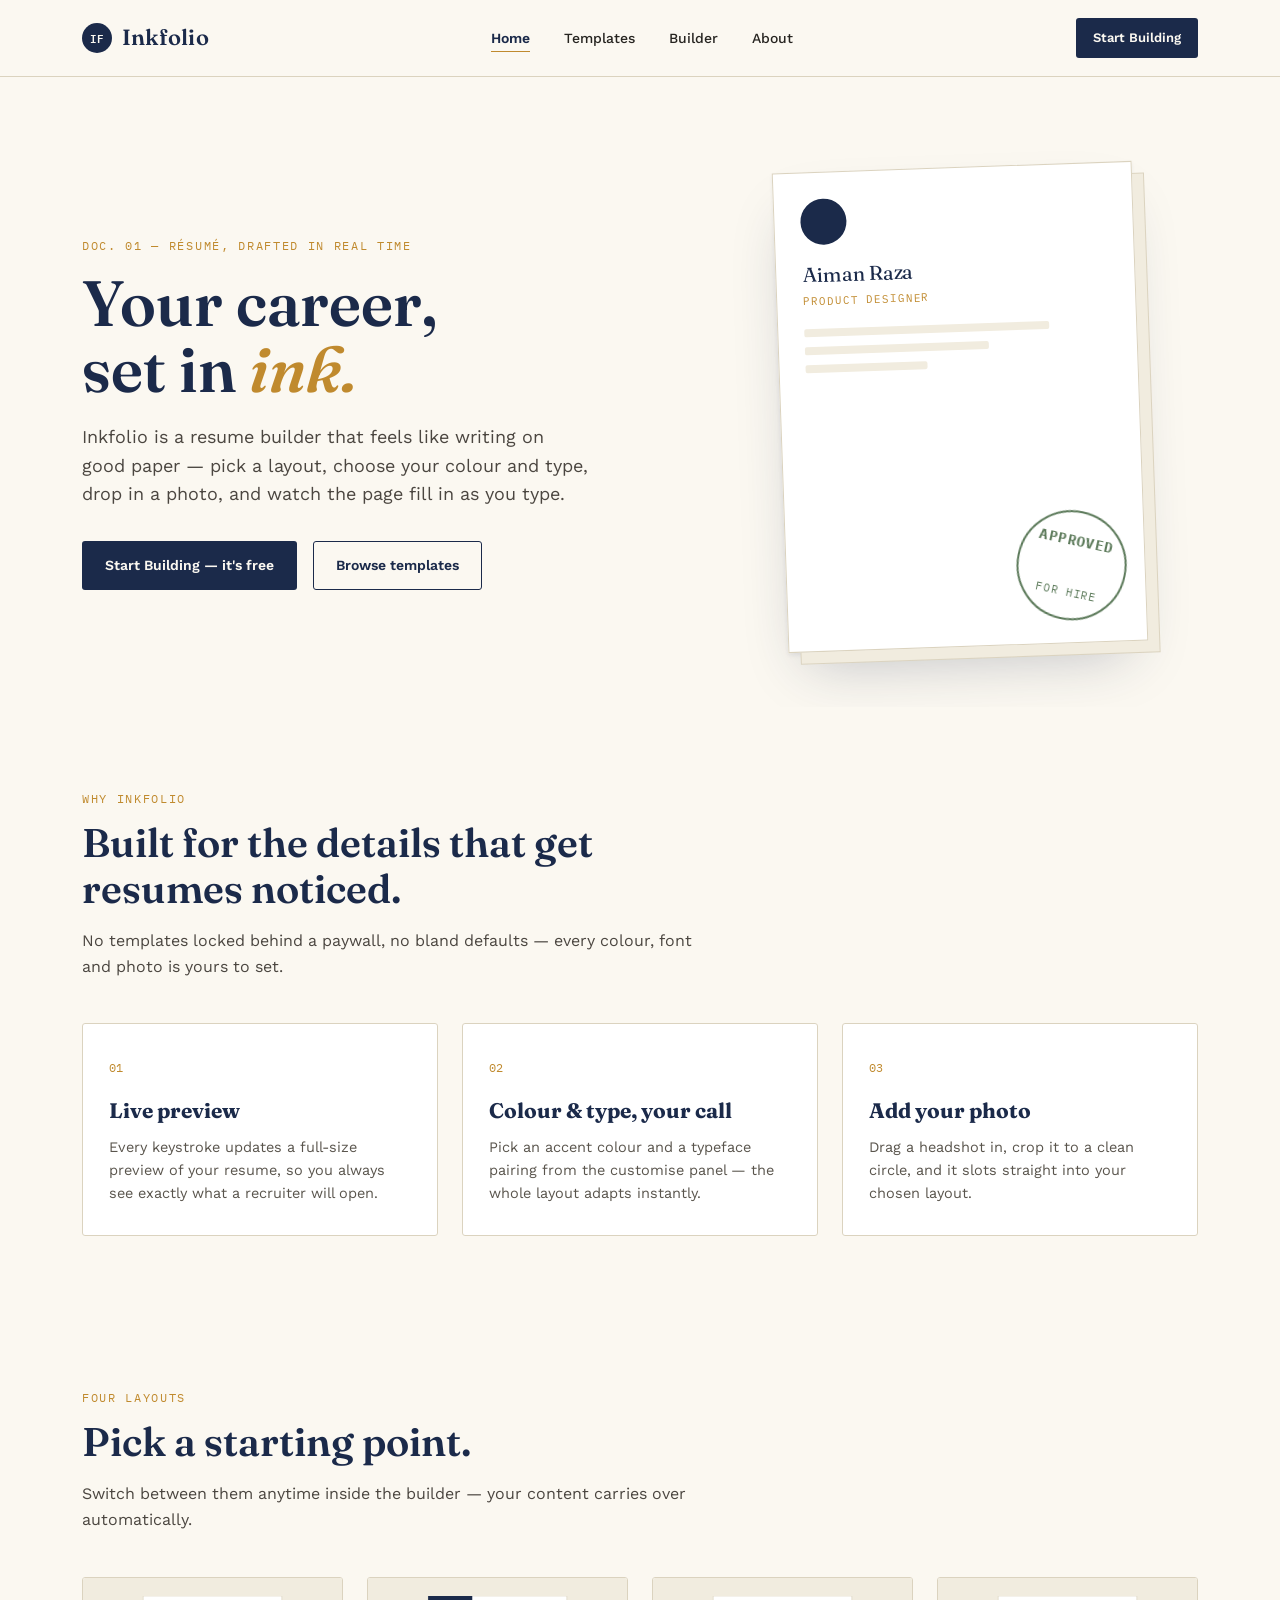
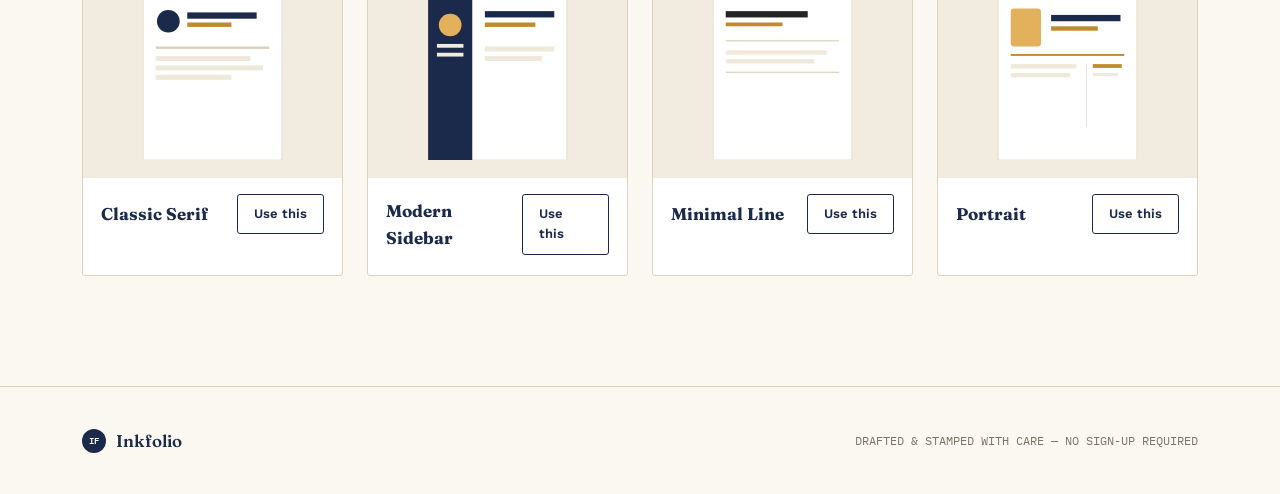
<file: index.html>
<!DOCTYPE html>
<html lang="en">
<head>
<meta charset="UTF-8">
<meta name="viewport" content="width=device-width, initial-scale=1.0">
<title>Inkfolio — Resume Builder</title>
<link rel="preconnect" href="https://fonts.googleapis.com">
<link href="https://fonts.googleapis.com/css2?family=Fraunces:ital,wght@0,500;0,600;1,500&family=Work+Sans:wght@400;500;600;700&family=IBM+Plex+Mono:wght@400;500&display=swap" rel="stylesheet">
<link rel="stylesheet" href="css/style.css">
</head>
<body>


<nav class="site-nav">
  <div class="wrap">
    <a href="index.html" class="brand"><span class="seal">IF</span> Inkfolio</a>
    <ul class="nav-links">
      <li><a href="index.html" class="active">Home</a></li>
      <li><a href="templates.html">Templates</a></li>
      <li><a href="builder.html">Builder</a></li>
      <li><a href="about.html">About</a></li>
    </ul>
    <div class="nav-cta">
      <a href="builder.html" class="btn btn-primary btn-sm">Start Building</a>
      <button class="nav-toggle" aria-label="Menu"><span></span><span></span><span></span></button>
    </div>
  </div>
</nav>

<header class="hero">
  <div class="wrap hero-grid">
    <div>
      <p class="eyebrow">Doc. 01 — Résumé, drafted in real time</p>
      <h1>Your career,<br>set in <em>ink.</em></h1>
      <p class="lede">Inkfolio is a resume builder that feels like writing on good paper — pick a layout, choose your colour and type, drop in a photo, and watch the page fill in as you type.</p>
      <div class="hero-actions">
        <a href="builder.html" class="btn btn-primary">Start Building — it's free</a>
        <a href="templates.html" class="btn btn-ghost">Browse templates</a>
      </div>
    </div>
    <div class="paper-mock">
      <div class="pm-avatar"></div>
      <div class="pm-name">Aiman Raza</div>
      <div class="pm-role">PRODUCT DESIGNER</div>
      <div class="pm-line w80"></div>
      <div class="pm-line w60"></div>
      <div class="pm-line w40"></div>
      <div class="stamp"><span>APPROVED</span>FOR HIRE</div>
    </div>
  </div>
</header>

<section class="wrap">
  <div class="section-head">
    <p class="eyebrow">Why Inkfolio</p>
    <h2>Built for the details that get resumes noticed.</h2>
    <p>No templates locked behind a paywall, no bland defaults — every colour, font and photo is yours to set.</p>
  </div>
  <div class="card-grid reveal-stagger">
    <div class="feature-card reveal-child">
      <span class="num">01</span>
      <h3>Live preview</h3>
      <p>Every keystroke updates a full-size preview of your resume, so you always see exactly what a recruiter will open.</p>
    </div>
    <div class="feature-card reveal-child">
      <span class="num">02</span>
      <h3>Colour &amp; type, your call</h3>
      <p>Pick an accent colour and a typeface pairing from the customise panel — the whole layout adapts instantly.</p>
    </div>
    <div class="feature-card reveal-child">
      <span class="num">03</span>
      <h3>Add your photo</h3>
      <p>Drag a headshot in, crop it to a clean circle, and it slots straight into your chosen layout.</p>
    </div>
  </div>
</section>

<section class="wrap">
  <div class="section-head">
    <p class="eyebrow">Four layouts</p>
    <h2>Pick a starting point.</h2>
    <p>Switch between them anytime inside the builder — your content carries over automatically.</p>
  </div>
  <div class="tpl-row four reveal-stagger">
    <div class="tpl-card reveal-child">
      <div class="tpl-thumb">
        <svg viewBox="0 0 220 260" width="100%" height="100%">
          <rect x="0" y="0" width="220" height="260" fill="#fff" stroke="#DBD3BF"/>
          <circle cx="40" cy="40" r="18" fill="#1B2A4A"/>
          <rect x="70" y="26" width="110" height="10" fill="#1B2A4A"/>
          <rect x="70" y="42" width="70" height="7" fill="#C08A2E"/>
          <rect x="20" y="80" width="180" height="4" fill="#DBD3BF"/>
          <rect x="20" y="95" width="150" height="8" fill="#EFE9DB"/>
          <rect x="20" y="110" width="170" height="8" fill="#EFE9DB"/>
          <rect x="20" y="125" width="120" height="8" fill="#EFE9DB"/>
        </svg>
      </div>
      <div class="tpl-info"><h4>Classic Serif</h4><a href="builder.html?template=classic" class="btn btn-ghost btn-sm">Use this</a></div>
    </div>
    <div class="tpl-card reveal-child">
      <div class="tpl-thumb">
        <svg viewBox="0 0 220 260" width="100%" height="100%">
          <rect x="0" y="0" width="220" height="260" fill="#fff" stroke="#DBD3BF"/>
          <rect x="0" y="0" width="70" height="260" fill="#1B2A4A"/>
          <circle cx="35" cy="46" r="18" fill="#E3B15C"/>
          <rect x="14" y="76" width="42" height="6" fill="#F1ECDF"/>
          <rect x="14" y="90" width="42" height="6" fill="#F1ECDF"/>
          <rect x="90" y="24" width="110" height="10" fill="#1B2A4A"/>
          <rect x="90" y="42" width="80" height="7" fill="#C08A2E"/>
          <rect x="90" y="80" width="110" height="8" fill="#EFE9DB"/>
          <rect x="90" y="95" width="90" height="8" fill="#EFE9DB"/>
        </svg>
      </div>
      <div class="tpl-info"><h4>Modern Sidebar</h4><a href="builder.html?template=modern" class="btn btn-ghost btn-sm">Use this</a></div>
    </div>
    <div class="tpl-card reveal-child">
      <div class="tpl-thumb">
        <svg viewBox="0 0 220 260" width="100%" height="100%">
          <rect x="0" y="0" width="220" height="260" fill="#fff" stroke="#DBD3BF"/>
          <rect x="20" y="24" width="130" height="10" fill="#262420"/>
          <rect x="20" y="42" width="90" height="6" fill="#C08A2E"/>
          <rect x="20" y="70" width="180" height="2" fill="#DBD3BF"/>
          <rect x="20" y="86" width="160" height="7" fill="#EFE9DB"/>
          <rect x="20" y="100" width="140" height="7" fill="#EFE9DB"/>
          <rect x="20" y="120" width="180" height="2" fill="#DBD3BF"/>
        </svg>
      </div>
      <div class="tpl-info"><h4>Minimal Line</h4><a href="builder.html?template=minimal" class="btn btn-ghost btn-sm">Use this</a></div>
    </div>
    <div class="tpl-card reveal-child">
      <div class="tpl-thumb">
        <svg viewBox="0 0 220 260" width="100%" height="100%">
          <rect x="0" y="0" width="220" height="260" fill="#fff" stroke="#DBD3BF"/>
          <rect x="20" y="20" width="48" height="60" rx="5" fill="#E3B15C"/>
          <rect x="84" y="30" width="110" height="10" fill="#1B2A4A"/>
          <rect x="84" y="48" width="74" height="7" fill="#C08A2E"/>
          <rect x="20" y="92" width="180" height="3" fill="#C08A2E"/>
          <rect x="20" y="108" width="104" height="7" fill="#EFE9DB"/>
          <rect x="20" y="122" width="94" height="7" fill="#EFE9DB"/>
          <rect x="140" y="108" width="1" height="100" fill="#DBD3BF"/>
          <rect x="150" y="108" width="46" height="6" fill="#C08A2E"/>
          <rect x="150" y="122" width="40" height="5" fill="#EFE9DB"/>
        </svg>
      </div>
      <div class="tpl-info"><h4>Portrait</h4><a href="builder.html?template=portrait" class="btn btn-ghost btn-sm">Use this</a></div>
    </div>
  </div>
</section>

<footer>
  <div class="wrap footer-row">
    <a href="index.html" class="brand" style="font-size:17px"><span class="seal" style="width:24px;height:24px;font-size:9px">IF</span> Inkfolio</a>
    <small>DRAFTED &amp; STAMPED WITH CARE — NO SIGN-UP REQUIRED</small>
  </div>
</footer>

<script src="js/script.js"></script>
</body>
</html>
</file>
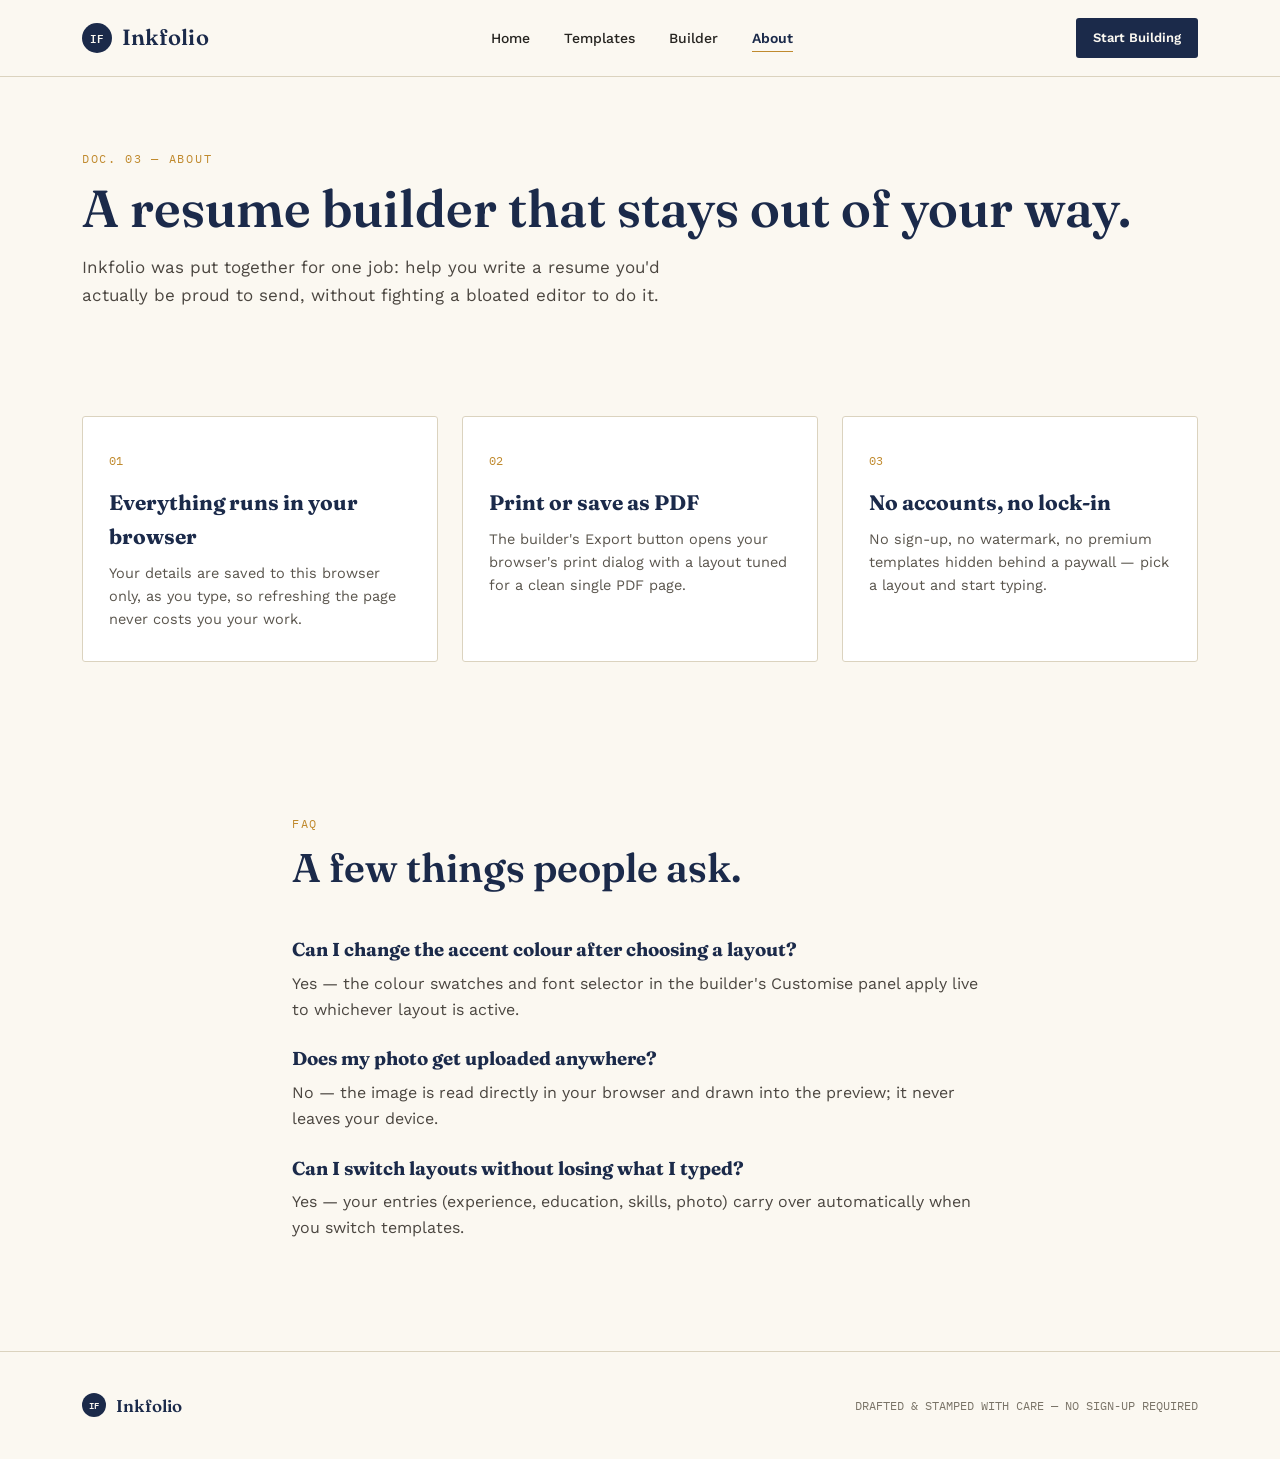
<file: about.html>
<!DOCTYPE html>
<html lang="en">
<head>
<meta charset="UTF-8">
<meta name="viewport" content="width=device-width, initial-scale=1.0">
<title>About — Inkfolio</title>
<link rel="preconnect" href="https://fonts.googleapis.com">
<link href="https://fonts.googleapis.com/css2?family=Fraunces:ital,wght@0,500;0,600;1,500&family=Work+Sans:wght@400;500;600;700&family=IBM+Plex+Mono:wght@400;500&display=swap" rel="stylesheet">
<link rel="stylesheet" href="css/style.css">
</head>
<body>

<nav class="site-nav">
  <div class="wrap">
    <a href="index.html" class="brand"><span class="seal">IF</span> Inkfolio</a>
    <ul class="nav-links">
      <li><a href="index.html">Home</a></li>
      <li><a href="templates.html">Templates</a></li>
      <li><a href="builder.html">Builder</a></li>
      <li><a href="about.html" class="active">About</a></li>
    </ul>
    <div class="nav-cta">
      <a href="builder.html" class="btn btn-primary btn-sm">Start Building</a>
      <button class="nav-toggle" aria-label="Menu"><span></span><span></span><span></span></button>
    </div>
  </div>
</nav>

<header class="page-hero wrap">
  <p class="eyebrow">Doc. 03 — About</p>
  <h1>A resume builder that stays out of your way.</h1>
  <p>Inkfolio was put together for one job: help you write a resume you'd actually be proud to send, without fighting a bloated editor to do it.</p>
</header>

<section class="wrap">
  <div class="card-grid reveal-stagger">
    <div class="feature-card reveal-child">
      <span class="num">01</span>
      <h3>Everything runs in your browser</h3>
      <p>Your details are saved to this browser only, as you type, so refreshing the page never costs you your work.</p>
    </div>
    <div class="feature-card reveal-child">
      <span class="num">02</span>
      <h3>Print or save as PDF</h3>
      <p>The builder's Export button opens your browser's print dialog with a layout tuned for a clean single PDF page.</p>
    </div>
    <div class="feature-card reveal-child">
      <span class="num">03</span>
      <h3>No accounts, no lock-in</h3>
      <p>No sign-up, no watermark, no premium templates hidden behind a paywall — pick a layout and start typing.</p>
    </div>
  </div>
</section>

<section class="wrap" style="max-width:760px">
  <div class="section-head">
    <p class="eyebrow">FAQ</p>
    <h2>A few things people ask.</h2>
  </div>
  <div class="reveal-stagger" style="display:grid;gap:22px">
    <div class="reveal-child">
      <h3 style="font-family:var(--font-display);color:var(--color-ink);margin:0 0 6px">Can I change the accent colour after choosing a layout?</h3>
      <p style="margin:0;color:#4b4640">Yes — the colour swatches and font selector in the builder's Customise panel apply live to whichever layout is active.</p>
    </div>
    <div class="reveal-child">
      <h3 style="font-family:var(--font-display);color:var(--color-ink);margin:0 0 6px">Does my photo get uploaded anywhere?</h3>
      <p style="margin:0;color:#4b4640">No — the image is read directly in your browser and drawn into the preview; it never leaves your device.</p>
    </div>
    <div class="reveal-child">
      <h3 style="font-family:var(--font-display);color:var(--color-ink);margin:0 0 6px">Can I switch layouts without losing what I typed?</h3>
      <p style="margin:0;color:#4b4640">Yes — your entries (experience, education, skills, photo) carry over automatically when you switch templates.</p>
    </div>
  </div>
</section>

<footer>
  <div class="wrap footer-row">
    <a href="index.html" class="brand" style="font-size:17px"><span class="seal" style="width:24px;height:24px;font-size:9px">IF</span> Inkfolio</a>
    <small>DRAFTED &amp; STAMPED WITH CARE — NO SIGN-UP REQUIRED</small>
  </div>
</footer>

<script src="js/script.js"></script>
</body>
</html>
</file>
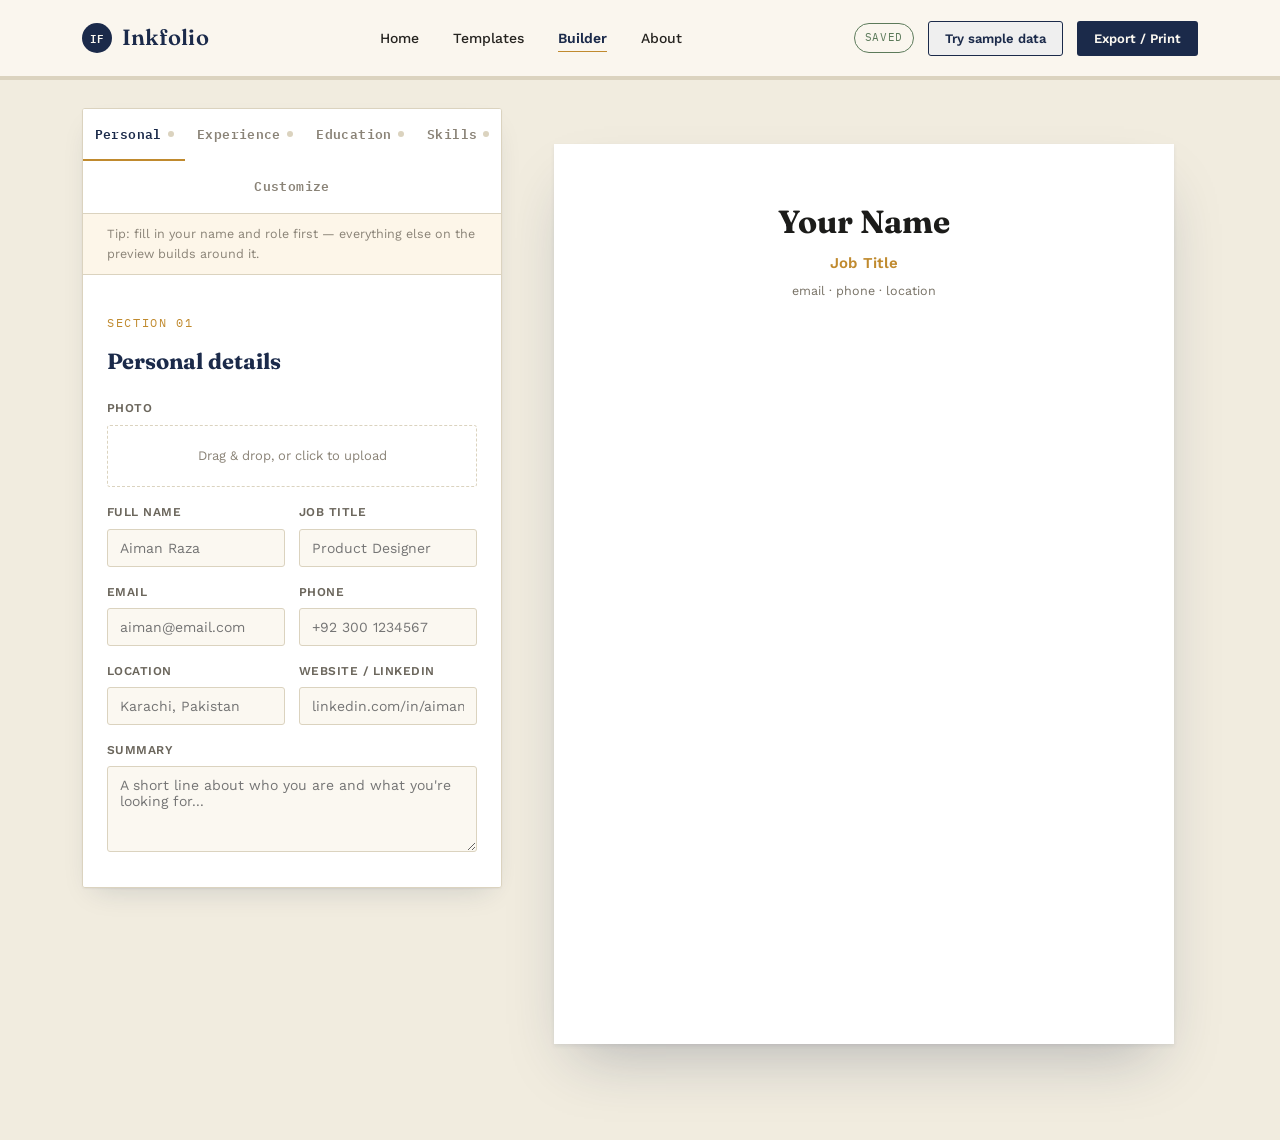
<file: builder.html>
<!DOCTYPE html>
<html lang="en">
<head>
<meta charset="UTF-8">
<meta name="viewport" content="width=device-width, initial-scale=1.0">
<title>Builder — Inkfolio</title>
<link rel="preconnect" href="https://fonts.googleapis.com">
<link href="https://fonts.googleapis.com/css2?family=Fraunces:ital,wght@0,500;0,600;1,500&family=Work+Sans:wght@400;500;600;700&family=IBM+Plex+Mono:wght@400;500&family=Playfair+Display:wght@500;600;700&family=Poppins:wght@400;500;600&family=Roboto+Slab:wght@400;500;600&family=Merriweather:wght@400;700&family=Space+Mono:wght@400;700&family=Lora:wght@400;500;600&family=Inter:wght@400;500;600;700&display=swap" rel="stylesheet">
<link rel="stylesheet" href="css/style.css">
<link rel="stylesheet" href="css/builder.css">
</head>
<body class="builder-body">

<nav class="site-nav">
  <div class="wrap">
    <a href="index.html" class="brand"><span class="seal">IF</span> Inkfolio</a>
    <ul class="nav-links">
      <li><a href="index.html">Home</a></li>
      <li><a href="templates.html">Templates</a></li>
      <li><a href="builder.html" class="active">Builder</a></li>
      <li><a href="about.html">About</a></li>
    </ul>
    <div class="nav-cta">
      <span class="autosave-tag" id="autosaveTag">Saved</span>
      <button class="btn btn-ghost btn-sm" id="sampleBtn">Try sample data</button>
      <button class="btn btn-primary btn-sm" id="exportBtn">Export / Print</button>
      <button class="nav-toggle" aria-label="Menu"><span></span><span></span><span></span></button>
    </div>
  </div>
  <div class="progress-rail no-print">
    <div class="progress-fill" id="progressFill"></div>
  </div>
</nav>

<main class="builder-shell wrap">

  <!-- ===================== LEFT: FORM ===================== -->
  <section class="form-panel no-print">

    <div class="tab-strip" role="tablist">
      <button class="tab-btn active" data-tab="personal">Personal<span class="tab-dot" data-dot="personal"></span></button>
      <button class="tab-btn" data-tab="experience">Experience<span class="tab-dot" data-dot="experience"></span></button>
      <button class="tab-btn" data-tab="education">Education<span class="tab-dot" data-dot="education"></span></button>
      <button class="tab-btn" data-tab="skills">Skills<span class="tab-dot" data-dot="skills"></span></button>
      <button class="tab-btn" data-tab="customize">Customize</button>
    </div>
    <p class="helper-hint" id="helperHint">Tip: fill in your name and role first — everything else on the preview builds around it.</p>

    <!-- PERSONAL -->
    <div class="tab-panel active" data-panel="personal">
      <p class="eyebrow">Section 01</p>
      <h2 class="panel-title">Personal details</h2>

      <div class="field">
        <span>Photo</span>
        <div class="photo-drop" id="photoDrop" role="button" tabindex="0" aria-label="Upload photo">
          <img id="photoPreviewImg" alt="" style="display:none">
          <span id="photoDropText">Drag &amp; drop, or click to upload</span>
          <input type="file" id="photoInput" accept="image/*" hidden>
        </div>
        <button type="button" class="link-btn" id="photoRemove" style="display:none">Remove photo</button>
      </div>

      <div class="field-row">
        <label class="field"><span>Full name</span><input type="text" id="fullName" placeholder="Aiman Raza"></label>
        <label class="field"><span>Job title</span><input type="text" id="jobTitle" placeholder="Product Designer"></label>
      </div>
      <div class="field-row">
        <label class="field"><span>Email</span><input type="email" id="email" placeholder="aiman@email.com"></label>
        <label class="field"><span>Phone</span><input type="text" id="phone" placeholder="+92 300 1234567"></label>
      </div>
      <div class="field-row">
        <label class="field"><span>Location</span><input type="text" id="location" placeholder="Karachi, Pakistan"></label>
        <label class="field"><span>Website / LinkedIn</span><input type="text" id="website" placeholder="linkedin.com/in/aiman"></label>
      </div>
      <label class="field">
        <span>Summary</span>
        <textarea id="summary" rows="4" placeholder="A short line about who you are and what you're looking for..."></textarea>
      </label>
    </div>

    <!-- EXPERIENCE -->
    <div class="tab-panel" data-panel="experience">
      <p class="eyebrow">Section 02</p>
      <h2 class="panel-title">Work experience</h2>
      <div id="experienceList" class="repeat-list"></div>
      <button type="button" class="btn btn-ghost btn-sm add-btn" id="addExperience">+ Add experience</button>
    </div>

    <!-- EDUCATION -->
    <div class="tab-panel" data-panel="education">
      <p class="eyebrow">Section 03</p>
      <h2 class="panel-title">Education</h2>
      <div id="educationList" class="repeat-list"></div>
      <button type="button" class="btn btn-ghost btn-sm add-btn" id="addEducation">+ Add education</button>
    </div>

    <!-- SKILLS -->
    <div class="tab-panel" data-panel="skills">
      <p class="eyebrow">Section 04</p>
      <h2 class="panel-title">Skills</h2>
      <label class="field">
        <span>Add a skill and press Enter</span>
        <input type="text" id="skillInput" placeholder="e.g. Figma, Negotiation, Python">
      </label>
      <div class="skill-tags" id="skillTags"></div>
    </div>

    <!-- CUSTOMIZE -->
    <div class="tab-panel" data-panel="customize">
      <p class="eyebrow">Section 05</p>
      <h2 class="panel-title">Customize</h2>

      <div class="field">
        <span>Layout</span>
        <div class="tpl-choice">
          <button type="button" class="tpl-opt active" data-template="classic">Classic Serif</button>
          <button type="button" class="tpl-opt" data-template="modern">Modern Sidebar</button>
          <button type="button" class="tpl-opt" data-template="minimal">Minimal Line</button>
          <button type="button" class="tpl-opt" data-template="portrait">Portrait (big photo)</button>
        </div>
      </div>

      <div class="field">
        <span>Accent colour</span>
        <div class="swatch-row" id="swatchRow">
          <button class="swatch active" style="--c:#C08A2E" data-color="#C08A2E" aria-label="Amber"></button>
          <button class="swatch" style="--c:#1B2A4A" data-color="#1B2A4A" aria-label="Navy"></button>
          <button class="swatch" style="--c:#5C7A5A" data-color="#5C7A5A" aria-label="Sage"></button>
          <button class="swatch" style="--c:#A6423D" data-color="#A6423D" aria-label="Brick"></button>
          <button class="swatch" style="--c:#6C5CE0" data-color="#6C5CE0" aria-label="Violet"></button>
          <button class="swatch" style="--c:#1E7F72" data-color="#1E7F72" aria-label="Teal"></button>
          <label class="swatch swatch-custom" aria-label="Custom colour">
            <input type="color" id="customColor" value="#c08a2e">
          </label>
        </div>
      </div>

      <div class="field">
        <span>Typeface</span>
        <select id="fontSelect">
          <option value="'Fraunces', serif" data-body="'Work Sans', sans-serif">Fraunces + Work Sans</option>
          <option value="'Playfair Display', serif" data-body="'Inter', sans-serif">Playfair Display + Inter</option>
          <option value="'Roboto Slab', serif" data-body="'Inter', sans-serif">Roboto Slab + Inter</option>
          <option value="'Merriweather', serif" data-body="'Work Sans', sans-serif">Merriweather + Work Sans</option>
          <option value="'Lora', serif" data-body="'Poppins', sans-serif">Lora + Poppins</option>
          <option value="'Space Mono', monospace" data-body="'Inter', sans-serif">Space Mono + Inter</option>
          <option value="'Poppins', sans-serif" data-body="'Poppins', sans-serif">All Poppins</option>
        </select>
      </div>

      <button type="button" class="btn btn-ghost btn-sm" id="resetBtn" style="margin-top:8px">Reset all content</button>
    </div>
  </section>

  <!-- ===================== RIGHT: PREVIEW ===================== -->
  <section class="preview-panel">
    <div class="preview-stage">
      <div id="resumePreview" class="resume tpl-classic" data-template="classic">

        <!-- CLASSIC / MINIMAL header -->
        <div class="r-header r-header-center">
          <img id="rPhoto1" class="r-photo" alt="" style="display:none">
          <button type="button" class="r-photo-slot no-print" id="rPhotoSlot" aria-label="Add photo"><span>+</span>Add photo</button>
          <div>
            <h1 id="rName1">Your Name</h1>
            <p class="r-role" id="rRole1">Job Title</p>
            <p class="r-contact" id="rContact1">email · phone · location</p>
          </div>
        </div>

        <div class="r-body">
          <!-- MODERN sidebar (only visible in modern template) -->
          <aside class="r-sidebar">
            <img id="rPhoto2" class="r-photo r-photo-lg" alt="" style="display:none">
            <h1 id="rName2">Your Name</h1>
            <p class="r-role" id="rRole2">Job Title</p>
            <div class="r-side-block">
              <h3>Contact</h3>
              <p id="rContact2">email<br>phone<br>location</p>
            </div>
            <div class="r-side-block">
              <h3>Skills</h3>
              <div class="r-skills" id="rSkillsSidebar"></div>
            </div>
          </aside>

          <div class="r-main">
            <div class="r-section" id="rSummarySection">
              <h3>Summary</h3>
              <p id="rSummary"></p>
            </div>

            <div class="r-section" id="rExperienceSection">
              <h3>Experience</h3>
              <div id="rExperience"></div>
            </div>

            <div class="r-section" id="rEducationSection">
              <h3>Education</h3>
              <div id="rEducation"></div>
            </div>

            <div class="r-section" id="rSkillsSection">
              <h3>Skills</h3>
              <div class="r-skills" id="rSkillsMain"></div>
            </div>
          </div>
        </div>
      </div>
    </div>
  </section>

</main>

<template id="experienceRowTpl">
  <div class="repeat-item" data-id="">
    <div class="field-row">
      <label class="field"><span>Role</span><input type="text" class="exp-role" placeholder="Product Designer"></label>
      <label class="field"><span>Company</span><input type="text" class="exp-company" placeholder="Studio Loop"></label>
    </div>
    <div class="field-row">
      <label class="field"><span>Dates</span><input type="text" class="exp-dates" placeholder="2022 — Present"></label>
      <label class="field"><span>Location</span><input type="text" class="exp-location" placeholder="Karachi, PK"></label>
    </div>
    <label class="field"><span>Description</span><textarea class="exp-desc" rows="3" placeholder="What did you own and ship?"></textarea></label>
    <button type="button" class="link-btn remove-btn">Remove</button>
  </div>
</template>

<template id="educationRowTpl">
  <div class="repeat-item" data-id="">
    <div class="field-row">
      <label class="field"><span>Degree</span><input type="text" class="edu-degree" placeholder="BS Computer Science"></label>
      <label class="field"><span>School</span><input type="text" class="edu-school" placeholder="NED University"></label>
    </div>
    <div class="field-row">
      <label class="field"><span>Dates</span><input type="text" class="edu-dates" placeholder="2019 — 2023"></label>
      <label class="field"><span>Notes</span><input type="text" class="edu-notes" placeholder="CGPA, honours..."></label>
    </div>
    <button type="button" class="link-btn remove-btn">Remove</button>
  </div>
</template>

<div id="toastHost" class="toast-host no-print" aria-live="polite"></div>

<script src="js/script.js"></script>
<script src="js/builder.js"></script>
</body>
</html>
</file>
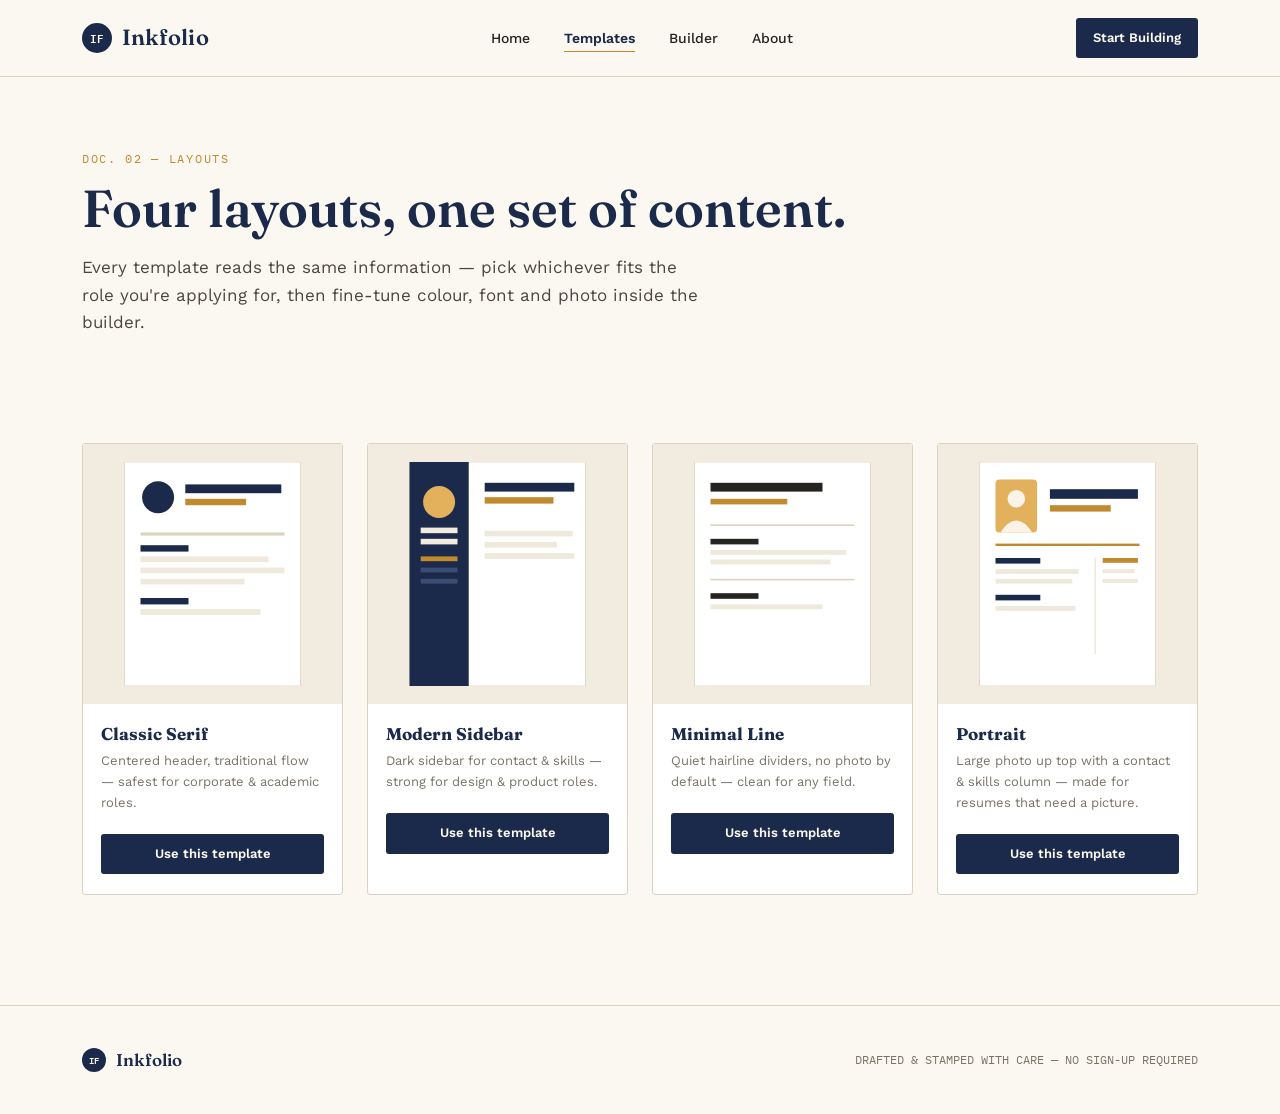
<file: templates.html>
<!DOCTYPE html>
<html lang="en">
<head>
<meta charset="UTF-8">
<meta name="viewport" content="width=device-width, initial-scale=1.0">
<title>Templates — Inkfolio</title>
<link rel="preconnect" href="https://fonts.googleapis.com">
<link href="https://fonts.googleapis.com/css2?family=Fraunces:ital,wght@0,500;0,600;1,500&family=Work+Sans:wght@400;500;600;700&family=IBM+Plex+Mono:wght@400;500&display=swap" rel="stylesheet">
<link rel="stylesheet" href="css/style.css">
</head>
<body>

<nav class="site-nav">
  <div class="wrap">
    <a href="index.html" class="brand"><span class="seal">IF</span> Inkfolio</a>
    <ul class="nav-links">
      <li><a href="index.html">Home</a></li>
      <li><a href="templates.html" class="active">Templates</a></li>
      <li><a href="builder.html">Builder</a></li>
      <li><a href="about.html">About</a></li>
    </ul>
    <div class="nav-cta">
      <a href="builder.html" class="btn btn-primary btn-sm">Start Building</a>
      <button class="nav-toggle" aria-label="Menu"><span></span><span></span><span></span></button>
    </div>
  </div>
</nav>

<header class="page-hero wrap">
  <p class="eyebrow">Doc. 02 — Layouts</p>
  <h1>Four layouts, one set of content.</h1>
  <p>Every template reads the same information — pick whichever fits the role you're applying for, then fine-tune colour, font and photo inside the builder.</p>
</header>

<section class="wrap">
  <div class="tpl-row four reveal-stagger">
    <div class="tpl-card reveal-child">
      <div class="tpl-thumb" style="height:260px">
        <svg viewBox="0 0 220 280" width="100%" height="100%">
          <rect x="0" y="0" width="220" height="280" fill="#fff" stroke="#DBD3BF"/>
          <circle cx="42" cy="44" r="20" fill="#1B2A4A"/>
          <rect x="76" y="28" width="120" height="11" fill="#1B2A4A"/>
          <rect x="76" y="46" width="76" height="8" fill="#C08A2E"/>
          <rect x="20" y="88" width="180" height="4" fill="#DBD3BF"/>
          <rect x="20" y="104" width="60" height="8" fill="#1B2A4A"/>
          <rect x="20" y="118" width="160" height="7" fill="#EFE9DB"/>
          <rect x="20" y="132" width="180" height="7" fill="#EFE9DB"/>
          <rect x="20" y="146" width="130" height="7" fill="#EFE9DB"/>
          <rect x="20" y="170" width="60" height="8" fill="#1B2A4A"/>
          <rect x="20" y="184" width="150" height="7" fill="#EFE9DB"/>
        </svg>
      </div>
      <div class="tpl-info">
        <div><h4>Classic Serif</h4><p style="font-size:13px;color:#7a7468;margin:4px 0 0">Centered header, traditional flow — safest for corporate &amp; academic roles.</p></div>
      </div>
      <div style="padding:0 18px 20px"><a href="builder.html?template=classic" class="btn btn-primary btn-sm" style="width:100%;justify-content:center">Use this template</a></div>
    </div>

    <div class="tpl-card reveal-child">
      <div class="tpl-thumb" style="height:260px">
        <svg viewBox="0 0 220 280" width="100%" height="100%">
          <rect x="0" y="0" width="220" height="280" fill="#fff" stroke="#DBD3BF"/>
          <rect x="0" y="0" width="74" height="280" fill="#1B2A4A"/>
          <circle cx="37" cy="50" r="20" fill="#E3B15C"/>
          <rect x="14" y="82" width="46" height="7" fill="#F1ECDF"/>
          <rect x="14" y="96" width="46" height="7" fill="#F1ECDF"/>
          <rect x="14" y="118" width="46" height="6" fill="#C08A2E"/>
          <rect x="14" y="132" width="46" height="6" fill="#3A4D74"/>
          <rect x="14" y="146" width="46" height="6" fill="#3A4D74"/>
          <rect x="94" y="26" width="112" height="11" fill="#1B2A4A"/>
          <rect x="94" y="44" width="86" height="8" fill="#C08A2E"/>
          <rect x="94" y="86" width="110" height="7" fill="#EFE9DB"/>
          <rect x="94" y="100" width="90" height="7" fill="#EFE9DB"/>
          <rect x="94" y="114" width="112" height="7" fill="#EFE9DB"/>
        </svg>
      </div>
      <div class="tpl-info">
        <div><h4>Modern Sidebar</h4><p style="font-size:13px;color:#7a7468;margin:4px 0 0">Dark sidebar for contact &amp; skills — strong for design &amp; product roles.</p></div>
      </div>
      <div style="padding:0 18px 20px"><a href="builder.html?template=modern" class="btn btn-primary btn-sm" style="width:100%;justify-content:center">Use this template</a></div>
    </div>

    <div class="tpl-card reveal-child">
      <div class="tpl-thumb" style="height:260px">
        <svg viewBox="0 0 220 280" width="100%" height="100%">
          <rect x="0" y="0" width="220" height="280" fill="#fff" stroke="#DBD3BF"/>
          <rect x="20" y="26" width="140" height="11" fill="#262420"/>
          <rect x="20" y="46" width="96" height="7" fill="#C08A2E"/>
          <rect x="20" y="78" width="180" height="2" fill="#DBD3BF"/>
          <rect x="20" y="96" width="60" height="7" fill="#262420"/>
          <rect x="20" y="110" width="170" height="6" fill="#EFE9DB"/>
          <rect x="20" y="122" width="150" height="6" fill="#EFE9DB"/>
          <rect x="20" y="146" width="180" height="2" fill="#DBD3BF"/>
          <rect x="20" y="164" width="60" height="7" fill="#262420"/>
          <rect x="20" y="178" width="140" height="6" fill="#EFE9DB"/>
        </svg>
      </div>
      <div class="tpl-info">
        <div><h4>Minimal Line</h4><p style="font-size:13px;color:#7a7468;margin:4px 0 0">Quiet hairline dividers, no photo by default — clean for any field.</p></div>
      </div>
      <div style="padding:0 18px 20px"><a href="builder.html?template=minimal" class="btn btn-primary btn-sm" style="width:100%;justify-content:center">Use this template</a></div>
    </div>

    <div class="tpl-card reveal-child">
      <div class="tpl-thumb" style="height:260px">
        <svg viewBox="0 0 220 280" width="100%" height="100%">
          <rect x="0" y="0" width="220" height="280" fill="#fff" stroke="#DBD3BF"/>
          <rect x="20" y="22" width="52" height="66" rx="5" fill="#E3B15C"/>
          <circle cx="46" cy="46" r="11" fill="#fff" opacity=".85"/>
          <path d="M26 88 Q46 58 66 88 Z" fill="#fff" opacity=".85"/>
          <rect x="88" y="34" width="110" height="12" fill="#1B2A4A"/>
          <rect x="88" y="54" width="76" height="8" fill="#C08A2E"/>
          <rect x="20" y="102" width="180" height="3" fill="#C08A2E"/>
          <rect x="20" y="120" width="56" height="7" fill="#1B2A4A"/>
          <rect x="20" y="134" width="104" height="6" fill="#EFE9DB"/>
          <rect x="20" y="146" width="96" height="6" fill="#EFE9DB"/>
          <rect x="20" y="166" width="56" height="7" fill="#1B2A4A"/>
          <rect x="20" y="180" width="100" height="6" fill="#EFE9DB"/>
          <rect x="144" y="120" width="1" height="120" fill="#DBD3BF"/>
          <rect x="154" y="120" width="44" height="6" fill="#C08A2E"/>
          <rect x="154" y="134" width="40" height="5" fill="#EFE9DB"/>
          <rect x="154" y="146" width="44" height="5" fill="#EFE9DB"/>
        </svg>
      </div>
      <div class="tpl-info">
        <div><h4>Portrait</h4><p style="font-size:13px;color:#7a7468;margin:4px 0 0">Large photo up top with a contact &amp; skills column — made for resumes that need a picture.</p></div>
      </div>
      <div style="padding:0 18px 20px"><a href="builder.html?template=portrait" class="btn btn-primary btn-sm" style="width:100%;justify-content:center">Use this template</a></div>
    </div>
  </div>
</section>

<footer>
  <div class="wrap footer-row">
    <a href="index.html" class="brand" style="font-size:17px"><span class="seal" style="width:24px;height:24px;font-size:9px">IF</span> Inkfolio</a>
    <small>DRAFTED &amp; STAMPED WITH CARE — NO SIGN-UP REQUIRED</small>
  </div>
</footer>

<script src="js/script.js"></script>
</body>
</html>
</file>
<file: css/style.css>
/* ==========================================================================
   INKFOLIO — shared design system
   Palette: ink navy / paper cream / amber ink accent / sage
   Type: Fraunces (display) + Work Sans (body) + IBM Plex Mono (utility)
   ========================================================================== */

:root{
  --color-ink:      #1B2A4A;
  --color-ink-2:    #0F1B32;
  --color-paper:    #FBF8F1;
  --color-paper-2:  #F1ECDF;
  --color-accent:   #C08A2E;
  --color-accent-2: #E3B15C;
  --color-sage:     #5C7A5A;
  --color-charcoal: #262420;
  --color-line:     #DBD3BF;
  --color-white:    #FFFFFF;

  --font-display: 'Fraunces', serif;
  --font-body: 'Work Sans', sans-serif;
  --font-mono: 'IBM Plex Mono', monospace;

  --radius: 3px;
  --shadow-paper: 0 1px 2px rgba(27,42,74,.06), 0 12px 28px -12px rgba(27,42,74,.18);
  --shadow-paper-lg: 0 2px 4px rgba(27,42,74,.08), 0 30px 60px -20px rgba(27,42,74,.28);
}

*,*::before,*::after{ box-sizing:border-box; }
html{ scroll-behavior:smooth; }
body{
  margin:0;
  background:var(--color-paper);
  color:var(--color-charcoal);
  font-family:var(--font-body);
  font-size:16px;
  line-height:1.6;
  -webkit-font-smoothing:antialiased;
}

img{ max-width:100%; display:block; }
a{ color:inherit; text-decoration:none; }
ul{ margin:0; padding:0; list-style:none; }
button{ font-family:inherit; cursor:pointer; }

::selection{ background:var(--color-accent-2); color:var(--color-ink-2); }

/* focus visibility */
a:focus-visible, button:focus-visible, input:focus-visible, textarea:focus-visible, select:focus-visible{
  outline:2px solid var(--color-accent);
  outline-offset:3px;
}

.wrap{ max-width:1180px; margin-inline:auto; padding-inline:32px; }
@media (max-width:640px){ .wrap{ padding-inline:20px; } }

.eyebrow{
  font-family:var(--font-mono);
  font-size:12px;
  letter-spacing:.14em;
  text-transform:uppercase;
  color:var(--color-accent);
}

/* ---------------- custom ink-nib cursor ---------------- */
/* Native cursor is hidden ONLY while the JS cursor is actually running. */
html.has-ink-cursor, html.has-ink-cursor *{ cursor:none !important; }
/* over text fields / selects: give the real cursor back (I-beam etc.) */
html.has-ink-cursor.ink-native, html.has-ink-cursor.ink-native *{ cursor:auto !important; }

#ink-cursor, #ink-cursor-dot{
  position:fixed; top:0; left:0; pointer-events:none;
  opacity:0; transition:opacity .15s ease;
  will-change:transform;
}
#ink-cursor{ width:26px; height:26px; z-index:9999; margin:-22px 0 0 -4px; } /* nib tip = real pointer */
#ink-cursor svg{
  display:block; transform-origin:4px 22px;
  transition:transform .15s cubic-bezier(.2,.9,.3,1.3);
}
#ink-cursor-dot{
  width:5px; height:5px; margin:-2.5px 0 0 -2.5px; border-radius:50%;
  background:var(--color-accent); z-index:9998;
}
html.ink-visible:not(.ink-native) #ink-cursor{ opacity:1; }
html.ink-visible:not(.ink-native) #ink-cursor-dot{ opacity:.55; }
html.ink-pointer #ink-cursor svg{ transform:scale(1.25) rotate(-8deg); }
html.ink-down #ink-cursor svg{ transform:scale(.88) rotate(4deg); }

.ink-trail-dot{
  position:fixed; width:4px; height:4px; border-radius:50%;
  background:var(--color-accent-2); pointer-events:none; z-index:9997;
  animation:ink-fade .6s ease-out forwards;
}
@keyframes ink-fade{ to{ opacity:0; transform:scale(.3); } }
@media print{ #ink-cursor, #ink-cursor-dot, .ink-trail-dot{ display:none !important; } }

/* ---------------- nav ---------------- */
.site-nav{
  position:sticky; top:0; z-index:500;
  background:rgba(251,248,241,.88);
  backdrop-filter:blur(8px);
  border-bottom:1px solid var(--color-line);
}
.site-nav .wrap{
  display:flex; align-items:center; justify-content:space-between;
  height:76px;
}
.brand{
  font-family:var(--font-display);
  font-weight:600; font-size:22px; letter-spacing:.01em;
  display:flex; align-items:center; gap:10px;
  color:var(--color-ink);
}
.brand .seal{
  width:30px; height:30px; border-radius:50%;
  background:var(--color-ink);
  display:grid; place-items:center;
  color:var(--color-paper); font-family:var(--font-mono); font-size:11px;
}
.nav-links{ display:flex; gap:34px; align-items:center; }
.nav-links a{
  font-size:14px; font-weight:500; color:var(--color-charcoal);
  position:relative; padding:6px 0;
}
.nav-links a::after{
  content:""; position:absolute; left:0; right:0; bottom:0; height:1px;
  background:var(--color-accent); transform:scaleX(0); transform-origin:left;
  transition:transform .25s ease;
}
.nav-links a:hover::after, .nav-links a.active::after{ transform:scaleX(1); }
.nav-links a.active{ color:var(--color-ink); font-weight:600; }
.btn{
  display:inline-flex; align-items:center; gap:8px;
  padding:12px 22px; border-radius:var(--radius);
  font-size:14px; font-weight:600; border:1px solid transparent;
  transition:transform .18s ease, box-shadow .18s ease, background .18s ease;
}
.btn-primary{ background:var(--color-ink); color:var(--color-paper); }
.btn-primary:hover{ background:var(--color-ink-2); transform:translateY(-2px); box-shadow:var(--shadow-paper); }
.btn-ghost{ border-color:var(--color-ink); color:var(--color-ink); }
.btn-ghost:hover{ background:var(--color-ink); color:var(--color-paper); }
.btn-sm{ padding:9px 16px; font-size:13px; }
.nav-cta{ display:flex; align-items:center; gap:14px; }
.nav-toggle{ display:none; }

@media (max-width:820px){
  .nav-links{
    position:fixed; inset:76px 0 auto 0; background:var(--color-paper);
    flex-direction:column; padding:24px 28px; gap:18px;
    border-bottom:1px solid var(--color-line);
    transform:translateY(-130%); transition:transform .3s ease;
  }
  .nav-links.open{ transform:translateY(0); }
  .nav-toggle{
    display:block; background:none; border:1px solid var(--color-line);
    width:42px; height:42px; border-radius:var(--radius);
  }
  .nav-toggle span{ display:block; width:18px; height:2px; background:var(--color-ink); margin:3px auto; }
}

/* ---------------- hero ---------------- */
.hero{
  padding:90px 0 60px;
  position:relative; overflow:hidden;
}
.hero-grid{
  display:grid; grid-template-columns:1.1fr .9fr; gap:60px; align-items:center;
}
@media (max-width:900px){ .hero-grid{ grid-template-columns:1fr; } }
.hero h1{
  font-family:var(--font-display);
  font-weight:600;
  font-size:clamp(38px,5.2vw,64px);
  line-height:1.04;
  margin:14px 0 20px;
  color:var(--color-ink);
}
.hero h1 em{ font-style:italic; color:var(--color-accent); }
.hero p.lede{
  font-size:18px; color:#4b4640; max-width:46ch; margin:0 0 32px;
}
.hero-actions{ display:flex; gap:16px; flex-wrap:wrap; }

/* stamp / paper mock in hero */
.paper-mock{
  position:relative; background:var(--color-white);
  border:1px solid var(--color-line);
  box-shadow:12px 12px 0 -1px var(--color-paper-2), 12px 12px 0 0 var(--color-line), var(--shadow-paper-lg);
  aspect-ratio:210/280; width:100%; max-width:360px; margin:0 auto;
  padding:26px 26px; transform:rotate(-2deg);
}
.pm-line{ height:8px; background:var(--color-paper-2); border-radius:2px; margin-bottom:10px; }
.pm-line.w60{ width:60%; } .pm-line.w80{ width:80%; } .pm-line.w40{ width:40%; }
.pm-avatar{ width:46px; height:46px; border-radius:50%; background:var(--color-ink); margin-bottom:14px; }
.pm-name{ font-family:var(--font-display); font-size:20px; color:var(--color-ink); margin-bottom:2px; }
.pm-role{ font-family:var(--font-mono); font-size:11px; color:var(--color-accent); letter-spacing:.08em; margin-bottom:18px; }

.stamp{
  position:absolute; right:18px; bottom:22px;
  width:110px; height:110px; border-radius:50%;
  border:2.5px solid var(--color-sage);
  color:var(--color-sage);
  display:grid; place-items:center;
  transform:rotate(14deg) scale(0);
  font-family:var(--font-mono); font-size:11px; text-align:center; letter-spacing:.06em;
  opacity:0;
}
.stamp span{ display:block; font-size:14px; font-weight:700; letter-spacing:.1em; }
.stamp.stamped{
  animation:stamp-hit .5s cubic-bezier(.2,1.4,.4,1) forwards;
}
@keyframes stamp-hit{
  0%{ transform:rotate(14deg) scale(2.4); opacity:0; }
  60%{ transform:rotate(14deg) scale(.92); opacity:1; }
  100%{ transform:rotate(14deg) scale(1); opacity:1; }
}

/* ---------------- sections / cards ---------------- */
section{ padding-block:70px; }
.section-head{ max-width:640px; margin:0 0 44px; }
.section-head h2{
  font-family:var(--font-display); font-weight:600; line-height:1.15;
  font-size:clamp(28px,3.4vw,40px); color:var(--color-ink); margin:12px 0 12px;
}
.section-head p:not(.eyebrow){ color:#4b4640; font-size:16px; }

.card-grid{ display:grid; grid-template-columns:repeat(3,1fr); gap:24px; }
@media (max-width:900px){ .card-grid{ grid-template-columns:1fr; } }
.feature-card{
  background:var(--color-white); border:1px solid var(--color-line);
  padding:30px 26px; border-radius:var(--radius);
  transition:transform .2s ease, box-shadow .2s ease;
}
.feature-card:hover{ transform:translateY(-5px); box-shadow:var(--shadow-paper); }
.feature-card .num{ font-family:var(--font-mono); font-size:12px; color:var(--color-accent); }
.feature-card h3{ font-family:var(--font-display); font-size:21px; margin:14px 0 8px; color:var(--color-ink); }
.feature-card p{ font-size:14.5px; color:#5a554d; margin:0; }

/* template preview mini cards on home */
.tpl-row{ display:grid; grid-template-columns:repeat(3,1fr); gap:24px; }
@media (max-width:900px){ .tpl-row{ grid-template-columns:1fr; } }
.tpl-card{
  border:1px solid var(--color-line); background:var(--color-white);
  overflow:hidden; border-radius:var(--radius);
  transition:transform .2s ease, box-shadow .2s ease;
}
.tpl-card:hover{ transform:translateY(-5px); box-shadow:var(--shadow-paper); }
.tpl-thumb{ height:200px; padding:18px; background:var(--color-paper-2); }
.tpl-card .tpl-info{ padding:16px 18px 20px; display:flex; align-items:center; justify-content:space-between; }
.tpl-card h4{ font-family:var(--font-display); font-size:17px; margin:0; color:var(--color-ink); }

/* four-up variant (templates page + home) */
.tpl-row.four{ grid-template-columns:repeat(4,1fr); }
@media (max-width:1000px){ .tpl-row.four{ grid-template-columns:repeat(2,1fr); } }
@media (max-width:560px){ .tpl-row.four{ grid-template-columns:1fr; } }

/* footer */
footer{
  border-top:1px solid var(--color-line); padding:40px 0; margin-top:40px;
}
.footer-row{ display:flex; justify-content:space-between; align-items:center; flex-wrap:wrap; gap:16px; }
footer small{ font-family:var(--font-mono); font-size:12px; color:#7a7468; }

/* ---------------- page load fade ---------------- */
body{ animation:page-in .5s ease both; }
@keyframes page-in{ from{ opacity:0; transform:translateY(10px); } to{ opacity:1; transform:none; } }

/* ---------------- scroll reveal ---------------- */
.reveal{ opacity:0; transform:translateY(26px); transition:opacity .7s cubic-bezier(.2,.7,.2,1), transform .7s cubic-bezier(.2,.7,.2,1); }
.reveal.in-view{ opacity:1; transform:none; }
.reveal-stagger.in-view .reveal-child{ opacity:1; transform:none; }
.reveal-child{ opacity:0; transform:translateY(22px); transition:opacity .6s ease, transform .6s ease; }
.reveal-child:nth-child(1){ transition-delay:.02s; }
.reveal-child:nth-child(2){ transition-delay:.12s; }
.reveal-child:nth-child(3){ transition-delay:.22s; }
.reveal-child:nth-child(4){ transition-delay:.32s; }
@media (prefers-reduced-motion: reduce){
  body, .reveal, .reveal-child{ animation:none !important; transition:none !important; opacity:1 !important; transform:none !important; }
}

/* ---------------- button ripple ---------------- */
.btn{ position:relative; overflow:hidden; }
.btn .ripple{
  position:absolute; border-radius:50%; background:rgba(255,255,255,.55);
  transform:scale(0); animation:ripple-out .55s ease-out forwards; pointer-events:none;
}
.btn-ghost .ripple{ background:rgba(27,42,74,.18); }
@keyframes ripple-out{ to{ transform:scale(2.6); opacity:0; } }

/* ---------------- scroll-to-top ---------------- */
.to-top{
  position:fixed; right:22px; bottom:22px; width:44px; height:44px; border-radius:50%;
  background:var(--color-ink); color:var(--color-paper); border:none; display:grid; place-items:center;
  box-shadow:var(--shadow-paper); opacity:0; pointer-events:none; transform:translateY(10px) scale(.85);
  transition:opacity .25s ease, transform .25s ease; z-index:400;
}
.to-top.show{ opacity:1; pointer-events:auto; transform:none; }
.to-top:hover{ background:var(--color-ink-2); }

/* hover lift for feature/template cards already present; add gentle icon bounce */
.feature-card .num{ display:inline-block; transition:transform .25s ease; }
.feature-card:hover .num{ transform:translateX(4px); }

/* generic page hero (about/templates) */
.page-hero{ padding-block:60px 20px; }
.page-hero h1{
  font-family:var(--font-display); font-weight:600; line-height:1.1; color:var(--color-ink);
  font-size:clamp(32px,4.5vw,52px); margin:12px 0 14px;
}
.page-hero p:not(.eyebrow){ max-width:56ch; color:#4b4640; font-size:17px; }
</file>
<file: css/builder.css>
/* ==========================================================================
   INKFOLIO — builder app styles
   ========================================================================== */

.builder-body{ background:var(--color-paper-2); }

.autosave-tag{
  font-family:var(--font-mono); font-size:11px; letter-spacing:.06em;
  color:var(--color-sage); border:1px solid var(--color-sage);
  padding:5px 10px; border-radius:20px; text-transform:uppercase;
  transition:opacity .2s ease, color .2s ease, border-color .2s ease;
}
.autosave-tag.pulse{ animation:tag-pulse .5s ease; }
@keyframes tag-pulse{ 0%{ transform:scale(1); } 40%{ transform:scale(1.12); } 100%{ transform:scale(1); } }

/* ---------- progress rail ---------- */
.progress-rail{
  height:3px; width:100%; background:var(--color-line); overflow:hidden;
}
.progress-fill{
  height:100%; width:0%; background:linear-gradient(90deg, var(--color-accent), var(--color-accent-2));
  transition:width .5s cubic-bezier(.2,.8,.2,1);
}

/* ---------- tab dots + hint ---------- */
.tab-btn{ position:relative; display:flex; align-items:center; justify-content:center; gap:6px; }
.tab-dot{
  width:6px; height:6px; border-radius:50%; background:var(--color-line);
  transition:background .25s ease, transform .25s ease;
}
.tab-dot.filled{ background:var(--color-sage); transform:scale(1.2); }
.helper-hint{
  margin:0; padding:10px 24px; font-size:12.5px; color:#8a8377;
  background:#fdf6e9; border-bottom:1px solid var(--color-line);
  transition:opacity .3s ease;
}

.form-panel, .preview-panel{ padding-block:0; }

.builder-shell{
  display:grid; grid-template-columns:420px 1fr; gap:28px;
  padding-top:28px; padding-bottom:60px; align-items:start;
}
@media (max-width:1000px){
  .builder-shell{ grid-template-columns:1fr; }
}

/* ---------- form panel ---------- */
.form-panel{
  background:var(--color-white); border:1px solid var(--color-line);
  border-radius:var(--radius); box-shadow:var(--shadow-paper);
  position:sticky; top:96px; max-height:calc(100vh - 120px);
  overflow-y:auto;
}
@media (max-width:1000px){ .form-panel{ position:static; max-height:none; } }

.tab-strip{
  display:flex; flex-wrap:wrap; border-bottom:1px solid var(--color-line);
  position:sticky; top:0; background:var(--color-white); z-index:5;
}
.tab-btn{
  flex:1 1 auto; background:none; border:none; padding:14px 10px;
  font-size:12.5px; font-weight:600; font-family:var(--font-mono);
  letter-spacing:.03em; color:#8a8377; border-bottom:2px solid transparent;
  transition:color .18s ease, border-color .18s ease;
}
.tab-btn:hover{ color:var(--color-ink); }
.tab-btn.active{ color:var(--color-ink); border-bottom-color:var(--color-accent); }

.tab-panel{ display:none; padding:26px 24px 30px; }
.tab-panel.active{ display:block; animation:panel-in .25s ease; }
@keyframes panel-in{ from{ opacity:0; transform:translateY(6px);} to{ opacity:1; transform:none;} }

.panel-title{ font-family:var(--font-display); color:var(--color-ink); font-size:22px; margin:6px 0 20px; }

.field{ display:block; margin-bottom:16px; }
.field > span{ display:block; font-size:12px; font-weight:600; color:#6b665c; margin-bottom:6px; text-transform:uppercase; letter-spacing:.04em; }
.field-row{ display:grid; grid-template-columns:1fr 1fr; gap:14px; }
@media (max-width:480px){ .field-row{ grid-template-columns:1fr; } }

input[type="text"], input[type="email"], textarea, select{
  width:100%; border:1px solid var(--color-line); border-radius:var(--radius);
  padding:10px 12px; font-family:var(--font-body); font-size:14px; color:var(--color-charcoal);
  background:var(--color-paper); transition:border-color .18s ease, box-shadow .18s ease;
}
input:focus, textarea:focus, select:focus{
  border-color:var(--color-accent); outline:none; box-shadow:0 0 0 3px rgba(192,138,46,.15);
}
textarea{ resize:vertical; font-family:inherit; }

.photo-drop{
  border:1.5px dashed var(--color-line); border-radius:var(--radius);
  padding:20px; text-align:center; font-size:13px; color:#8a8377;
  cursor:pointer; transition:border-color .2s ease, background .2s ease;
}
.photo-drop:hover, .photo-drop.drag{ border-color:var(--color-accent); background:#fdf6e9; }
.photo-drop img{ width:64px; height:64px; border-radius:50%; object-fit:cover; margin:0 auto 10px; }
.link-btn{
  background:none; border:none; color:var(--color-accent); font-size:12.5px;
  font-weight:600; padding:6px 0; text-decoration:underline; text-underline-offset:3px;
}

.repeat-list{ display:flex; flex-direction:column; gap:16px; margin-bottom:16px; }
.repeat-item{
  border:1px solid var(--color-line); border-radius:var(--radius);
  padding:16px 16px 8px; background:var(--color-paper);
  position:relative; animation:panel-in .2s ease;
}
.add-btn{ width:100%; justify-content:center; }

.skill-tags{ display:flex; flex-wrap:wrap; gap:8px; margin-top:10px; }
.skill-tag{
  display:inline-flex; align-items:center; gap:8px;
  background:var(--color-paper-2); border:1px solid var(--color-line);
  padding:6px 10px 6px 12px; border-radius:20px; font-size:13px;
  animation:tag-in .25s cubic-bezier(.3,1.3,.5,1) both;
}
@keyframes tag-in{ from{ opacity:0; transform:scale(.7); } to{ opacity:1; transform:scale(1); } }
.skill-tag button{ background:none; border:none; color:#8a8377; font-size:14px; line-height:1; }
.skill-tag button:hover{ color:#A6423D; }

.tpl-choice{ display:flex; flex-direction:column; gap:8px; }
.tpl-opt{
  text-align:left; padding:10px 14px; border:1px solid var(--color-line);
  border-radius:var(--radius); background:var(--color-paper); font-size:13.5px; font-weight:600;
  color:var(--color-charcoal); transition:border-color .18s ease, background .18s ease;
}
.tpl-opt.active{ border-color:var(--color-ink); background:var(--color-white); color:var(--color-ink); }
.tpl-opt.active::before{ content:"● "; color:var(--color-accent); }

.swatch-row{ display:flex; flex-wrap:wrap; gap:10px; align-items:center; }
.swatch{
  width:30px; height:30px; border-radius:50%; border:2px solid transparent;
  background:var(--c); cursor:pointer; position:relative;
}
.swatch{ transition:transform .18s ease; }
.swatch:hover{ transform:scale(1.12); }
.swatch.active{ border-color:var(--color-ink); box-shadow:0 0 0 2px var(--color-white) inset; animation:swatch-pop .3s ease; }
@keyframes swatch-pop{ 0%{ transform:scale(.7); } 60%{ transform:scale(1.2); } 100%{ transform:scale(1); } }
.swatch-custom{
  width:30px; height:30px; border-radius:50%; overflow:hidden; border:1px dashed var(--color-line);
  display:grid; place-items:center; background:conic-gradient(from 90deg,#C08A2E,#5C7A5A,#1B2A4A,#A6423D,#C08A2E);
}
.swatch-custom input{ opacity:0; width:100%; height:100%; cursor:pointer; }

/* ---------- preview panel ---------- */
.preview-panel{ min-width:0; }
.preview-stage{
  background:var(--color-paper-2); border-radius:var(--radius);
  padding:36px 24px; display:flex; justify-content:center;
}

.resume{
  --accent: var(--color-accent);
  --font-d: var(--font-display);
  --font-b: var(--font-body);
  width:100%; max-width:680px; min-height:900px; background:#fff;
  box-shadow:var(--shadow-paper-lg); font-family:var(--font-b);
  color:#2c2a26; padding:52px 54px;
  transition:opacity .22s ease, transform .22s ease;
}
.resume.switching{ opacity:0; transform:translateY(8px) scale(.99); }
.resume h1{ font-family:var(--font-d); font-size:32px; margin:0 0 4px; color:#1c1c1a; }
.resume .r-role{ font-weight:600; color:var(--accent); margin:0 0 6px; font-size:15px; letter-spacing:.02em; }
.resume .r-contact{ font-size:12.5px; color:#777165; margin:0; }
.resume h3{
  font-family:var(--font-mono); font-size:11.5px; text-transform:uppercase; letter-spacing:.1em;
  color:var(--accent); border-bottom:1px solid #e6e0d2; padding-bottom:6px; margin:0 0 12px;
}
.resume .r-section{ margin-bottom:22px; }
.resume .r-section p{ margin:0 0 8px; font-size:13.5px; line-height:1.65; color:#43403a; }

.r-photo{ width:66px; height:66px; border-radius:50%; object-fit:cover; object-position:center 25%; }
.r-photo-lg{ width:88px; height:88px; margin-bottom:16px; }

.exp-item, .edu-item{ margin-bottom:14px; }
.exp-item .row1, .edu-item .row1{ display:flex; justify-content:space-between; gap:10px; font-size:14px; font-weight:600; color:#1c1c1a; }
.exp-item .row2, .edu-item .row2{ display:flex; justify-content:space-between; gap:10px; font-size:12px; color:#8a8377; margin:2px 0 6px; font-style:italic; }
.exp-item p{ font-size:13.3px; color:#4b473f; margin:0; line-height:1.6; }

.r-skills{ display:flex; flex-wrap:wrap; gap:7px; }
.r-skills span{
  font-size:11.5px; padding:5px 10px; border-radius:20px; border:1px solid #e6e0d2; color:#4b473f;
}

/* --- header layouts --- */
.r-header{ display:flex; gap:20px; align-items:center; margin-bottom:26px; }
.r-header-center{ justify-content:center; text-align:center; flex-direction:column; }
.r-header-center h1{ text-align:center; }

.r-body{ display:block; }
.r-sidebar{ display:none; }

/* ===================== CLASSIC ===================== */
.tpl-classic .r-header-center{ display:flex; }
.tpl-classic .r-sidebar{ display:none; }
.tpl-classic .r-main{ width:100%; }

/* ===================== MODERN ===================== */
.tpl-modern{ padding:0; overflow:hidden; }
.tpl-modern .r-header-center{ display:none; }
.tpl-modern .r-body{ display:grid; grid-template-columns:220px 1fr; min-height:900px; }
.tpl-modern .r-sidebar{
  display:block; background:#1B2A4A; color:#f2efe6; padding:40px 26px;
}
.tpl-modern .r-sidebar h1{ color:#fff; font-size:22px; }
.tpl-modern .r-sidebar .r-role{ color:var(--accent); }
.tpl-modern .r-sidebar .r-contact{ color:#c9d0dd; font-size:12px; }
.tpl-modern .r-side-block{ margin-top:24px; }
.tpl-modern .r-side-block h3{ color:var(--accent); border-bottom-color:rgba(255,255,255,.18); }
.tpl-modern .r-side-block p{ color:#dfe3ec; font-size:12.5px; line-height:1.7; }
.tpl-modern .r-side-block .r-skills span{ border-color:rgba(255,255,255,.25); color:#eef0f6; }
.tpl-modern .r-main{ padding:40px 34px; }
.tpl-modern #rSkillsSection{ display:none !important; }

/* ===================== MINIMAL ===================== */
.tpl-minimal{ padding:56px 60px; }
.tpl-minimal .r-header-center{ flex-direction:row; text-align:left; justify-content:flex-start; }
.tpl-minimal .r-header-center h1{ text-align:left; }
.tpl-minimal .r-sidebar{ display:none; }
.tpl-minimal h3{ border-bottom:none; border-top:1px solid #e6e0d2; padding-top:10px; margin-top:4px; }
.tpl-minimal #rPhoto1{ display:none !important; }


/* ===================== PORTRAIT (photo-first) ===================== */
.r-photo-slot{
  display:none; flex-direction:column; align-items:center; justify-content:center; gap:4px;
  border:1.5px dashed var(--accent); color:var(--accent); background:transparent;
  font-family:var(--font-mono); font-size:11px; letter-spacing:.06em; text-transform:uppercase;
  transition:background .2s ease;
}
.r-photo-slot span{ font-size:26px; line-height:1; font-weight:300; }
.r-photo-slot:hover{ background:rgba(0,0,0,.035); }

.tpl-portrait .r-header-center{
  display:flex; flex-direction:row; justify-content:flex-start; align-items:center;
  text-align:left; gap:28px; padding-bottom:24px; margin-bottom:26px;
  border-bottom:3px solid var(--accent);
}
.tpl-portrait .r-header-center h1{ text-align:left; font-size:36px; }
.tpl-portrait .r-header-center .r-contact{ display:none; }          /* contact lives in the side column */
.tpl-portrait #rPhoto1{
  display:block; width:138px; height:176px; flex:none; border-radius:8px;
  box-shadow:0 0 0 3px #fff, 0 0 0 5px var(--accent);
}
.tpl-portrait #rPhoto1[style*="display: none"]{ display:none !important; }
.tpl-portrait .r-photo-slot{ display:flex; width:138px; height:176px; flex:none; border-radius:8px; }

.tpl-portrait .r-body{ display:grid; grid-template-columns:1fr 190px; gap:30px; }
.tpl-portrait .r-main{ grid-column:1; grid-row:1; min-width:0; }
.tpl-portrait .r-sidebar{
  display:block; grid-column:2; grid-row:1;
  padding-left:22px; border-left:1px solid #e6e0d2;
}
.tpl-portrait .r-sidebar > h1,
.tpl-portrait .r-sidebar > .r-role,
.tpl-portrait .r-sidebar > .r-photo{ display:none !important; }
.tpl-portrait .r-side-block + .r-side-block{ margin-top:24px; }
.tpl-portrait .r-side-block p{ margin:0; font-size:12.5px; line-height:1.8; color:#43403a; word-break:break-word; }
.tpl-portrait .r-side-block .r-skills{ gap:6px; }
.tpl-portrait #rSkillsSection{ display:none !important; }
@media (max-width:640px){
  .tpl-portrait .r-header-center{ flex-direction:column; text-align:center; }
  .tpl-portrait .r-header-center h1{ text-align:center; }
  .tpl-portrait .r-body{ grid-template-columns:1fr; }
  .tpl-portrait .r-sidebar{ grid-column:1; grid-row:2; border-left:none; padding-left:0; }
}

/* ---------- toast notifications ---------- */
.toast-host{
  position:fixed; right:22px; bottom:22px; z-index:900;
  display:flex; flex-direction:column; gap:10px; align-items:flex-end;
}
.toast{
  background:var(--color-ink); color:var(--color-paper);
  font-size:13px; font-weight:500; padding:12px 18px; border-radius:var(--radius);
  box-shadow:var(--shadow-paper-lg); display:flex; align-items:center; gap:10px;
  animation:toast-in .35s cubic-bezier(.2,.9,.3,1) forwards;
  max-width:280px;
}
.toast::before{ content:"✓"; color:var(--color-accent-2); font-weight:700; }
.toast.leaving{ animation:toast-out .3s ease forwards; }
@keyframes toast-in{ from{ opacity:0; transform:translateY(14px) scale(.96); } to{ opacity:1; transform:none; } }
@keyframes toast-out{ to{ opacity:0; transform:translateY(8px) scale(.96); } }

/* ---------- micro polish: field focus + preview pulse ---------- */
.repeat-item{ transition:box-shadow .2s ease; }
.repeat-item:focus-within{ box-shadow:0 0 0 3px rgba(192,138,46,.15); border-color:var(--color-accent); }
.resume{ transition:box-shadow .3s ease; }

/* ---------- print ---------- */
@media print{
  .no-print, .site-nav, .form-panel, footer{ display:none !important; }
  .preview-panel, .preview-stage{ padding:0; background:#fff; }
  .builder-shell{ display:block; padding:0; }
  .resume{ box-shadow:none; max-width:none; width:100%; margin:0; -webkit-print-color-adjust:exact; print-color-adjust:exact; }
  .r-photo-slot{ display:none !important; }
  body{ cursor:auto; background:#fff; }
  #ink-cursor, #ink-cursor-dot{ display:none !important; }
}
</file>
